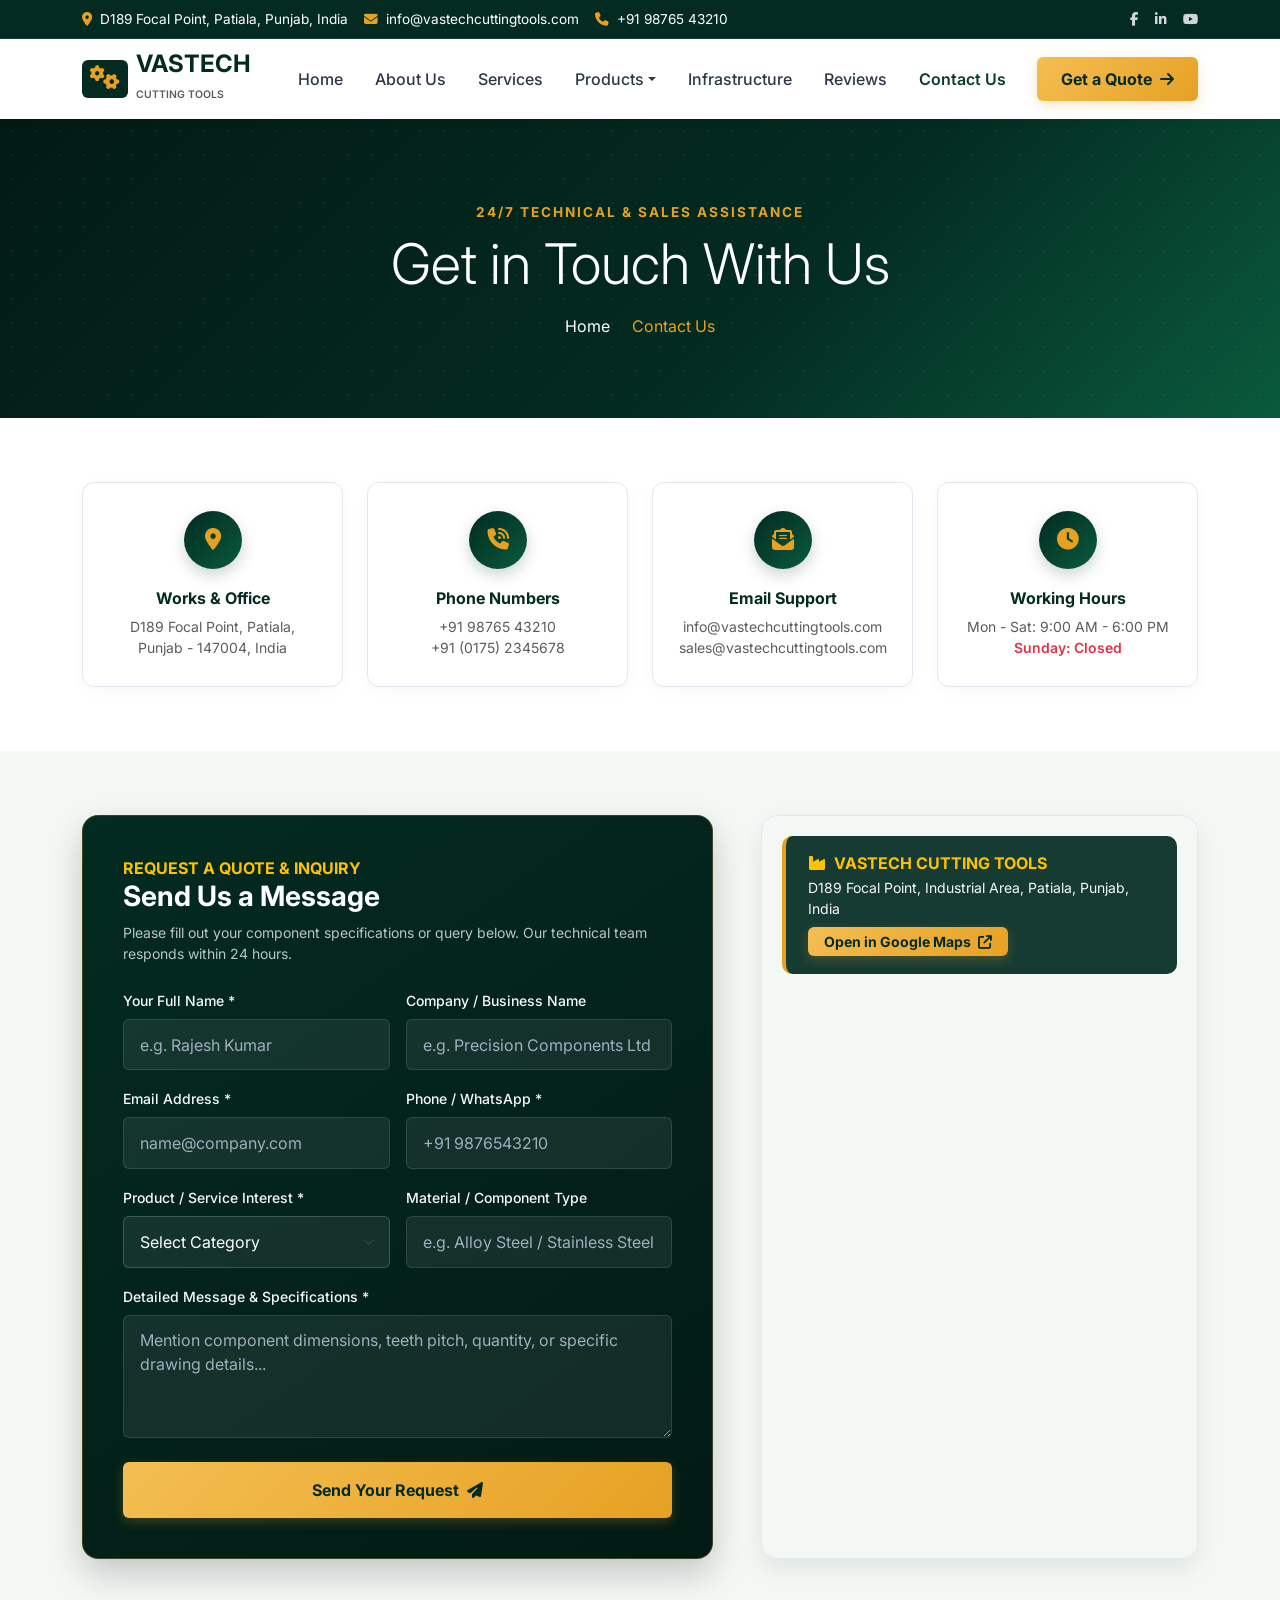
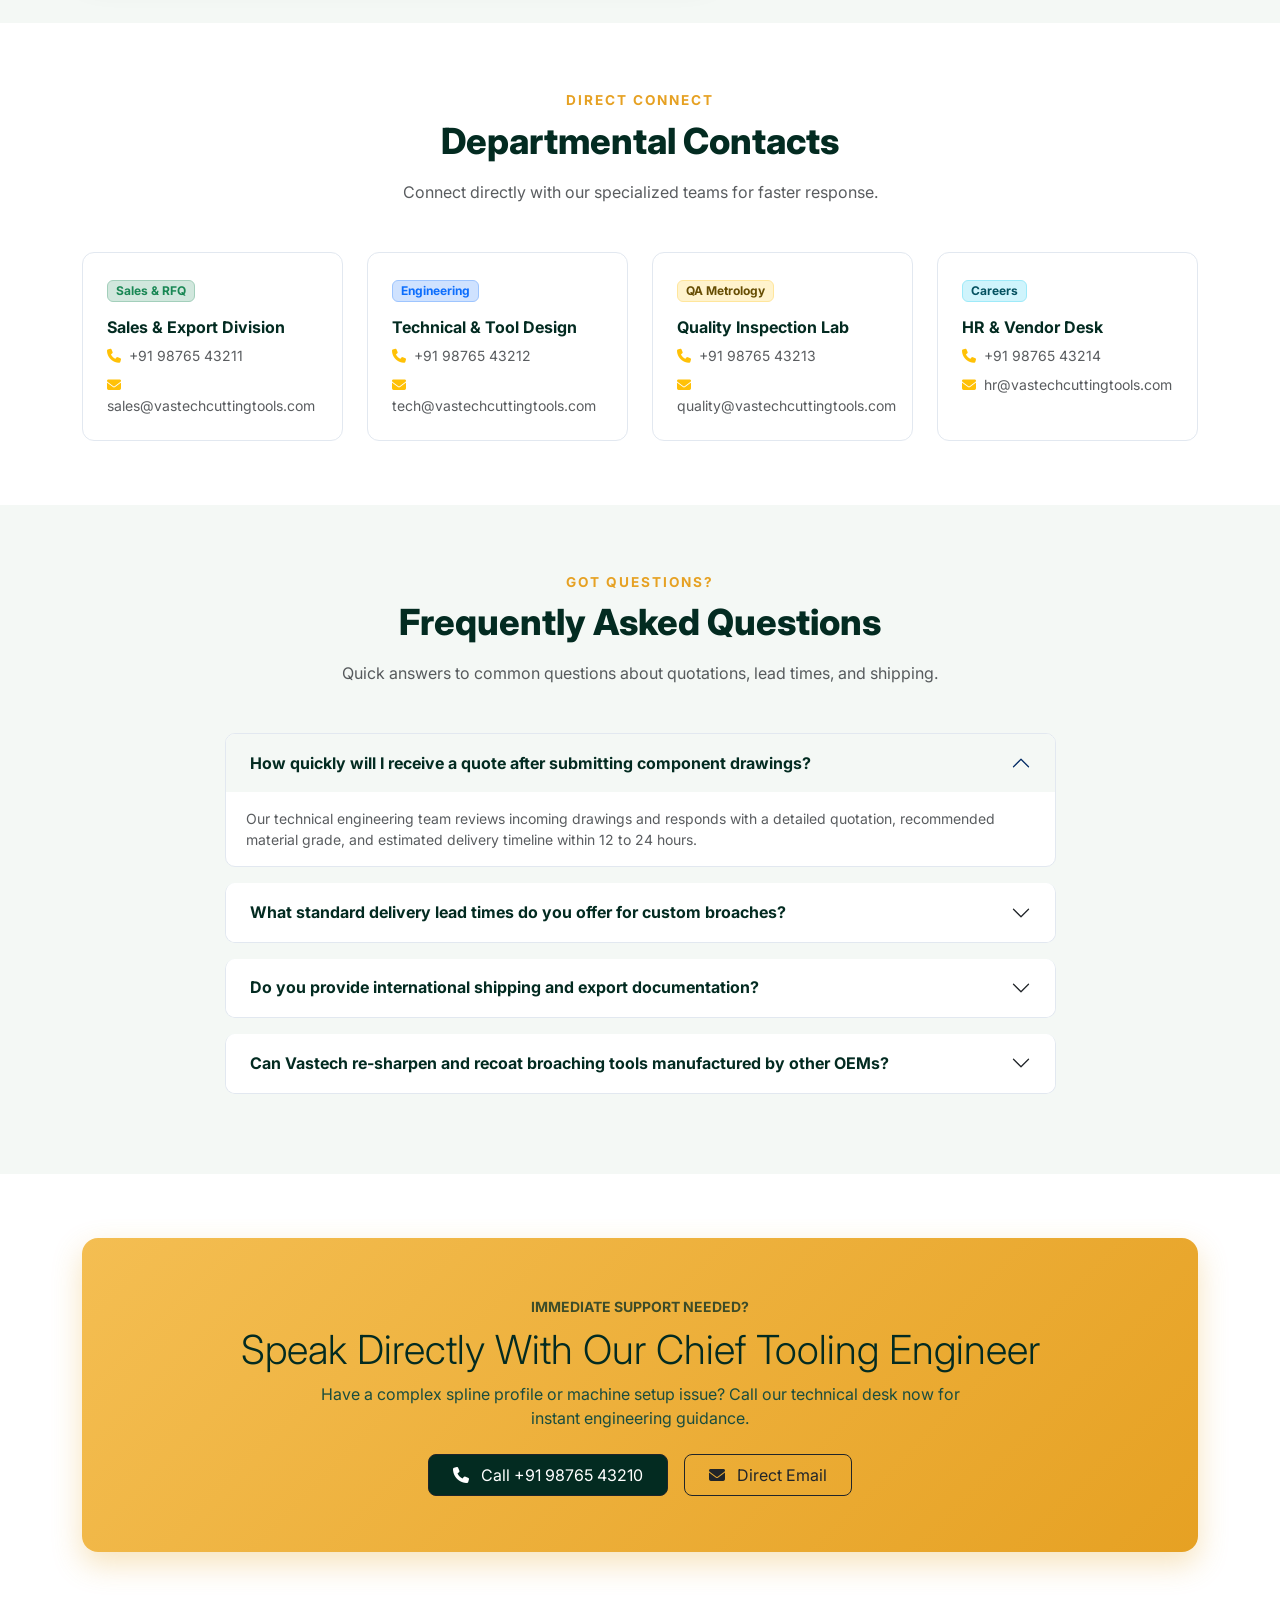
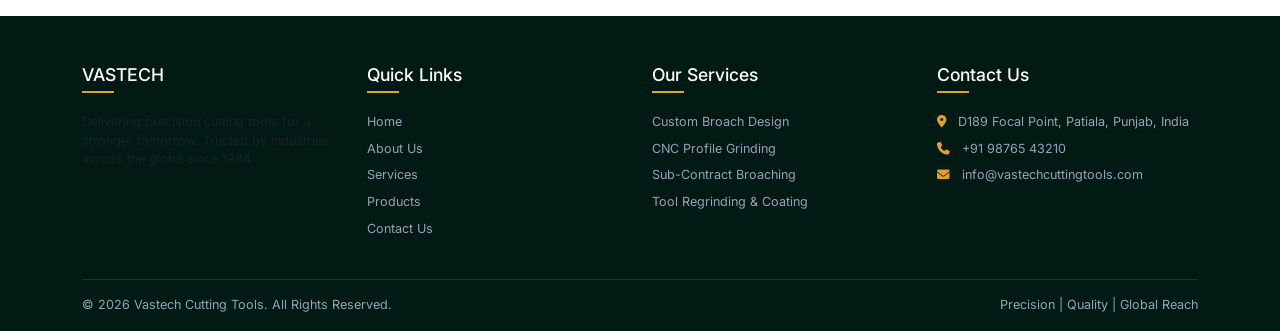
<file: contact.html>
<!DOCTYPE html>
<html lang="en">
<head>
    <meta charset="UTF-8">
    <meta name="viewport" content="width=device-width, initial-scale=1.0">
    <title>Contact Us | Vastech Cutting Tools - Get in Touch & RFQ</title>
    
    <!-- Bootstrap 5 CSS -->
    <link href="https://cdn.jsdelivr.net/npm/bootstrap@5.3.2/dist/css/bootstrap.min.css" rel="stylesheet">
    <!-- FontAwesome 6 Icons -->
    <link rel="stylesheet" href="https://cdnjs.cloudflare.com/ajax/libs/font-awesome/6.4.2/css/all.min.css">
    <!-- Google Fonts (Inter) -->
    <link href="https://fonts.googleapis.com/css2?family=Inter:wght@300;400;500;600;700;800;900&display=swap" rel="stylesheet">

    <style>
        :root {
            --dark-green: #032b21;
            --primary-green: #06402B;
            --secondary-green: #0A5A3D;
            --accent-gold: #e6a123;
            --light-gold: #f4be52;
            --dark-bg: #021a14;
            --light-bg: #F4F8F5;
            --card-border: #E2E8F0;
            --text-muted: #64748B;
        }

        body {
            font-family: 'Inter', sans-serif;
            color: #2D3748;
            background-color: #ffffff;
            overflow-x: hidden;
        }

        /* Top Bar Styling */
        .top-bar {
            background-color: var(--dark-green);
            color: #ffffff;
            font-size: 0.85rem;
            padding: 9px 0;
            border-bottom: 1px solid rgba(255, 255, 255, 0.1);
        }
        .top-bar a {
            color: #d1d5db;
            text-decoration: none;
            transition: color 0.2s ease;
        }
        .top-bar a:hover {
            color: var(--accent-gold);
        }

        /* Sticky Main Header */
        .main-navbar {
            background: #ffffff;
            transition: all 0.35s ease;
            box-shadow: 0 2px 10px rgba(0,0,0,0.05);
            z-index: 1030;
        }
        .main-navbar.sticky-top-active {
            position: fixed;
            top: 0;
            left: 0;
            right: 0;
            box-shadow: 0 4px 20px rgba(0,0,0,0.12);
            animation: slideDown 0.35s ease-out;
            padding-top: 0.5rem;
            padding-bottom: 0.5rem;
        }
        @keyframes slideDown {
            from { transform: translateY(-100%); }
            to { transform: translateY(0); }
        }

        .navbar-nav .nav-link {
            color: #2D3748;
            font-weight: 500;
            padding: 0.8rem 1rem !important;
            transition: color 0.2s ease;
        }
        .navbar-nav .nav-link:hover, .navbar-nav .nav-link.active {
            color: var(--primary-green);
            font-weight: 600;
        }

        .btn-gold {
            background: linear-gradient(135deg, var(--light-gold), var(--accent-gold));
            color: #032b21;
            font-weight: 700;
            border: none;
            padding: 10px 24px;
            border-radius: 6px;
            transition: all 0.3s ease;
            box-shadow: 0 4px 12px rgba(230, 161, 35, 0.25);
        }
        .btn-gold:hover {
            background: linear-gradient(135deg, var(--accent-gold), #cd8c15);
            color: #000;
            transform: translateY(-2px);
            box-shadow: 0 6px 18px rgba(230, 161, 35, 0.4);
        }

        /* Hero Page Banner */
        .page-header {
            background: linear-gradient(135deg, var(--dark-bg) 0%, var(--dark-green) 60%, var(--secondary-green) 100%);
            color: #ffffff;
            position: relative;
            padding: 80px 0;
            overflow: hidden;
        }
        .page-header::before {
            content: '';
            position: absolute;
            inset: 0;
            background-image: radial-gradient(rgba(230, 161, 35, 0.15) 1px, transparent 1px);
            background-size: 24px 24px;
            opacity: 0.6;
        }
        .page-header-content {
            position: relative;
            z-index: 2;
        }

        .section-tag {
            color: var(--accent-gold);
            font-weight: 700;
            text-transform: uppercase;
            font-size: 0.85rem;
            letter-spacing: 2px;
            display: inline-block;
            margin-bottom: 0.5rem;
        }
        .section-title {
            color: var(--dark-green);
            font-weight: 800;
            font-size: 2.25rem;
            line-height: 1.25;
            margin-bottom: 1rem;
        }

        /* Top 4 Info Cards */
        .contact-info-card {
            background: #ffffff;
            border: 1px solid var(--card-border);
            border-radius: 12px;
            padding: 1.75rem 1.25rem;
            height: 100%;
            transition: all 0.3s ease;
            position: relative;
            box-shadow: 0 4px 15px rgba(0,0,0,0.03);
        }
        .contact-info-card:hover {
            transform: translateY(-6px);
            border-color: var(--accent-gold);
            box-shadow: 0 12px 25px rgba(3, 43, 33, 0.08);
        }
        .contact-icon-box {
            width: 58px;
            height: 58px;
            border-radius: 50%;
            background: linear-gradient(135deg, var(--dark-green), var(--secondary-green));
            color: var(--accent-gold);
            display: flex;
            align-items: center;
            justify-content: center;
            font-size: 1.35rem;
            margin: 0 auto 1.25rem auto;
            box-shadow: 0 6px 15px rgba(3, 43, 33, 0.2);
        }

        /* Form Container Dark Green Theme */
        .form-container-card {
            background: linear-gradient(145deg, var(--dark-green), var(--dark-bg));
            border-radius: 16px;
            padding: 2.5rem;
            color: #ffffff;
            box-shadow: 0 15px 35px rgba(0,0,0,0.2);
            border: 1px solid rgba(230, 161, 35, 0.25);
        }
        .form-container-card .form-control, .form-container-card .form-select {
            background-color: rgba(255, 255, 255, 0.07);
            border: 1px solid rgba(255, 255, 255, 0.18);
            color: #ffffff;
            border-radius: 6px;
            padding: 0.8rem 1rem;
        }
        .form-container-card .form-select option {
            background-color: var(--dark-green);
            color: #ffffff;
        }
        .form-container-card .form-control::placeholder {
            color: #a0aec0;
        }
        .form-container-card .form-control:focus, .form-container-card .form-select:focus {
            background-color: rgba(255, 255, 255, 0.12);
            border-color: var(--accent-gold);
            box-shadow: 0 0 0 0.25rem rgba(230, 161, 35, 0.25);
            color: #ffffff;
        }

        /* Embedded Map Styling */
        .map-card-wrapper {
            position: relative;
            border-radius: 16px;
            overflow: hidden;
            height: 100%;
            min-height: 480px;
            border: 1px solid var(--card-border);
            box-shadow: 0 10px 25px rgba(0,0,0,0.08);
        }
        .map-card-wrapper iframe {
            width: 100%;
            height: 100%;
            min-height: 480px;
            border: 0;
        }
        .map-overlay-badge {
            position: absolute;
            top: 20px;
            left: 20px;
            right: 20px;
            background: rgba(3, 43, 33, 0.92);
            backdrop-filter: blur(8px);
            color: #ffffff;
            padding: 18px 22px;
            border-radius: 10px;
            border-left: 4px solid var(--accent-gold);
            z-index: 10;
        }

        /* Department Cards */
        .dept-card {
            background: #ffffff;
            border: 1px solid #E2E8F0;
            border-radius: 12px;
            padding: 1.5rem;
            transition: all 0.3s ease;
            height: 100%;
        }
        .dept-card:hover {
            border-color: var(--primary-green);
            transform: translateY(-4px);
            box-shadow: 0 10px 20px rgba(0,0,0,0.05);
        }

        /* Accordion Styling */
        .accordion-item {
            border: 1px solid #E2E8F0;
            border-radius: 10px !important;
            overflow: hidden;
            margin-bottom: 1rem;
        }
        .accordion-button {
            font-weight: 700;
            color: var(--dark-green);
            background-color: #ffffff;
            padding: 1.2rem 1.5rem;
        }
        .accordion-button:not(.collapsed) {
            color: var(--dark-green);
            background-color: var(--light-bg);
            box-shadow: none;
        }
        .accordion-button:focus {
            box-shadow: none;
            border-color: rgba(6, 64, 43, 0.25);
        }

        /* CTA Banner Gold Gradient */
        .gold-cta-banner {
            background: linear-gradient(135deg, var(--light-gold) 0%, var(--accent-gold) 100%);
            border-radius: 16px;
            padding: 3.5rem 2rem;
            color: #032b21;
            box-shadow: 0 12px 30px rgba(230, 161, 35, 0.3);
        }

        /* Toast Alert Container */
        #notificationToast {
            position: fixed;
            bottom: 30px;
            right: 30px;
            z-index: 9999;
            display: none;
            min-width: 300px;
        }

        /* Main Footer */
        .main-footer {
            background-color: var(--dark-bg);
            color: #94a3b8;
            font-size: 0.9rem;
        }
        .main-footer h5 {
            color: #ffffff;
            font-size: 1.1rem;
            margin-bottom: 1.25rem;
            position: relative;
            padding-bottom: 8px;
        }
        .main-footer h5::after {
            content: '';
            position: absolute;
            left: 0;
            bottom: 0;
            width: 32px;
            height: 2px;
            background-color: var(--accent-gold);
        }
        .main-footer a {
            color: #94a3b8;
            text-decoration: none;
            transition: color 0.2s ease;
        }
        .main-footer a:hover {
            color: var(--accent-gold);
        }

        /* Scroll Animations */
        .animate-on-scroll {
            opacity: 0;
            transform: translateY(30px);
            transition: opacity 0.8s ease-out, transform 0.8s ease-out;
        }
        .animate-on-scroll.is-visible {
            opacity: 1;
            transform: translateY(0);
        }
    </style>
</head>
<body>

    <!-- 1. TOP BAR -->
    <div class="top-bar">
        <div class="container d-flex flex-wrap justify-content-between align-items-center">
            <div class="d-flex align-items-center flex-wrap gap-3">
                <span><i class="fa-solid fa-location-dot me-1" style="color: var(--accent-gold);"></i> D189 Focal Point, Patiala, Punjab, India</span>
                <span><i class="fa-solid fa-envelope me-1" style="color: var(--accent-gold);"></i> info@vastechcuttingtools.com</span>
                <span><i class="fa-solid fa-phone me-1" style="color: var(--accent-gold);"></i> +91 98765 43210</span>
            </div>
            <div class="d-flex align-items-center gap-3 mt-1 mt-md-0">
                <a href="#"><i class="fa-brands fa-facebook-f"></i></a>
                <a href="#"><i class="fa-brands fa-linkedin-in"></i></a>
                <a href="#"><i class="fa-brands fa-youtube"></i></a>
            </div>
        </div>
    </div>

    <!-- 2. STICKY MAIN NAVBAR -->
    <nav class="navbar navbar-expand-lg main-navbar sticky-top" id="mainHeader">
        <div class="container">
            <a class="navbar-brand d-flex align-items-center gap-2" href="index.html">
                <div class="px-2 py-1 rounded" style="background-color: var(--dark-green); color: var(--accent-gold);">
                    <i class="fa-solid fa-gears fs-4"></i>
                </div>
                <div>
                    <span class="fw-bold fs-4 d-block lh-1" style="color: var(--dark-green);">VASTECH</span>
                    <small class="text-uppercase tracking-wider text-muted fw-semibold" style="font-size: 0.65rem;">Cutting Tools</small>
                </div>
            </a>
            
            <button class="navbar-toggler" type="button" data-bs-toggle="collapse" data-bs-target="#navbarContent">
                <span class="navbar-toggler-icon"></span>
            </button>

            <div class="collapse navbar-collapse" id="navbarContent">
                <ul class="navbar-nav mx-auto mb-2 mb-lg-0">
                    <li class="nav-item"><a class="nav-link" href="index.html">Home</a></li>
                    <li class="nav-item"><a class="nav-link" href="about.html">About Us</a></li>
                    <li class="nav-item"><a class="nav-link" href="services.html">Services</a></li>
                    <li class="nav-item dropdown">
                        <a class="nav-link dropdown-toggle" href="#" role="button" data-bs-toggle="dropdown">Products</a>
                        <ul class="dropdown-menu">
                            <li><a class="dropdown-item" href="index.html#products">Broaches</a></li>
                            <li><a class="dropdown-item" href="index.html#products">Broaching Machines</a></li>
                            <li><a class="dropdown-item" href="index.html#products">Spline Rolling Racks</a></li>
                            <li><a class="dropdown-item" href="index.html#products">Aerospace Broaches</a></li>
                        </ul>
                    </li>
                    <li class="nav-item"><a class="nav-link" href="about.html#infrastructure">Infrastructure</a></li>
                    <li class="nav-item"><a class="nav-link" href="index.html#reviews">Reviews</a></li>
                    <li class="nav-item"><a class="nav-link active" href="contact.html">Contact Us</a></li>
                </ul>
                <a href="#contact-form-section" class="btn btn-gold">Get a Quote <i class="fa-solid fa-arrow-right ms-1"></i></a>
            </div>
        </div>
    </nav>

    <!-- 3. PAGE HEADER HERO -->
    <section class="page-header">
        <div class="container page-header-content text-center">
            <span class="section-tag">24/7 TECHNICAL & SALES ASSISTANCE</span>
            <h1 class="display-4 fw-extrabold text-white mb-3">Get in Touch With Us</h1>
            <nav aria-label="breadcrumb">
                <ol class="breadcrumb justify-content-center mb-0">
                    <li class="breadcrumb-item"><a href="index.html" class="text-white text-decoration-none">Home</a></li>
                    <li class="breadcrumb-item active" style="color: var(--accent-gold);" aria-current="page">Contact Us</li>
                </ol>
            </nav>
        </div>
    </section>

    <!-- 4. TOP QUICK INFO CARDS SECTION (1 Row Desktop) -->
    <section class="py-5">
        <div class="container py-3">
            <div class="row g-4">
                <!-- Card 1: Address -->
                <div class="col-lg-3 col-md-6 animate-on-scroll">
                    <div class="contact-info-card text-center">
                        <div class="contact-icon-box"><i class="fa-solid fa-location-dot"></i></div>
                        <h6 class="fw-bold mb-2" style="color: var(--dark-green);">Works & Office</h6>
                        <p class="text-muted small mb-0">D189 Focal Point, Patiala,<br>Punjab - 147004, India</p>
                    </div>
                </div>

                <!-- Card 2: Phone -->
                <div class="col-lg-3 col-md-6 animate-on-scroll">
                    <div class="contact-info-card text-center">
                        <div class="contact-icon-box"><i class="fa-solid fa-phone-volume"></i></div>
                        <h6 class="fw-bold mb-2" style="color: var(--dark-green);">Phone Numbers</h6>
                        <p class="text-muted small mb-0">+91 98765 43210<br>+91 (0175) 2345678</p>
                    </div>
                </div>

                <!-- Card 3: Email -->
                <div class="col-lg-3 col-md-6 animate-on-scroll">
                    <div class="contact-info-card text-center">
                        <div class="contact-icon-box"><i class="fa-solid fa-envelope-open-text"></i></div>
                        <h6 class="fw-bold mb-2" style="color: var(--dark-green);">Email Support</h6>
                        <p class="text-muted small mb-0">info@vastechcuttingtools.com<br>sales@vastechcuttingtools.com</p>
                    </div>
                </div>

                <!-- Card 4: Working Hours -->
                <div class="col-lg-3 col-md-6 animate-on-scroll">
                    <div class="contact-info-card text-center">
                        <div class="contact-icon-box"><i class="fa-solid fa-clock"></i></div>
                        <h6 class="fw-bold mb-2" style="color: var(--dark-green);">Working Hours</h6>
                        <p class="text-muted small mb-0">Mon - Sat: 9:00 AM - 6:00 PM<br><span class="text-danger fw-semibold">Sunday: Closed</span></p>
                    </div>
                </div>
            </div>
        </div>
    </section>

    <!-- 5. CONTACT FORM & INTERACTIVE MAP SECTION -->
    <section class="py-5" id="contact-form-section" style="background-color: var(--light-bg);">
        <div class="container py-3">
            <div class="row g-5 align-items-stretch">
                <!-- Left: Form -->
                <div class="col-lg-7 animate-on-scroll">
                    <div class="form-container-card">
                        <span class="text-warning fw-bold text-uppercase fs-7">REQUEST A QUOTE & INQUIRY</span>
                        <h3 class="fw-bold text-white mb-2">Send Us a Message</h3>
                        <p class="text-light opacity-75 small mb-4">Please fill out your component specifications or query below. Our technical team responds within 24 hours.</p>

                        <form id="contactPageForm" class="row g-3">
                            <div class="col-md-6">
                                <label class="form-label text-light small fw-medium">Your Full Name *</label>
                                <input type="text" class="form-control" placeholder="e.g. Rajesh Kumar" required>
                            </div>
                            <div class="col-md-6">
                                <label class="form-label text-light small fw-medium">Company / Business Name</label>
                                <input type="text" class="form-control" placeholder="e.g. Precision Components Ltd">
                            </div>
                            <div class="col-md-6">
                                <label class="form-label text-light small fw-medium">Email Address *</label>
                                <input type="email" class="form-control" placeholder="name@company.com" required>
                            </div>
                            <div class="col-md-6">
                                <label class="form-label text-light small fw-medium">Phone / WhatsApp *</label>
                                <input type="tel" class="form-control" placeholder="+91 9876543210" required>
                            </div>
                            <div class="col-md-6">
                                <label class="form-label text-light small fw-medium">Product / Service Interest *</label>
                                <select class="form-select" required>
                                    <option value="" selected disabled>Select Category</option>
                                    <option>Internal / Push-Pull Broaches</option>
                                    <option>Surface / Helical Broaches</option>
                                    <option>Broaching Machines</option>
                                    <option>Spline Rolling Racks</option>
                                    <option>Re-sharpening & Recoating</option>
                                    <option>Custom Engineering Solution</option>
                                </select>
                            </div>
                            <div class="col-md-6">
                                <label class="form-label text-light small fw-medium">Material / Component Type</label>
                                <input type="text" class="form-control" placeholder="e.g. Alloy Steel / Stainless Steel">
                            </div>
                            <div class="col-12">
                                <label class="form-label text-light small fw-medium">Detailed Message & Specifications *</label>
                                <textarea class="form-control" rows="4" placeholder="Mention component dimensions, teeth pitch, quantity, or specific drawing details..." required></textarea>
                            </div>
                            <div class="col-12 mt-4">
                                <button type="submit" class="btn btn-gold w-100 py-3 d-flex align-items-center justify-content-center gap-2" id="submitBtn">
                                    <span>Send Your Request</span>
                                    <i class="fa-solid fa-paper-plane"></i>
                                </button>
                            </div>
                        </form>
                    </div>
                </div>

                <!-- Right: Map -->
                <div class="col-lg-5 animate-on-scroll">
                    <div class="map-card-wrapper">
                        <div class="map-overlay-badge">
                            <h6 class="fw-bold mb-1 text-warning"><i class="fa-solid fa-industry me-1"></i> VASTECH CUTTING TOOLS</h6>
                            <p class="small text-light opacity-90 mb-2">D189 Focal Point, Industrial Area, Patiala, Punjab, India</p>
                            <a href="https://maps.google.com/?q=D189+Focal+Point+Patiala+Punjab+India" target="_blank" class="btn btn-gold btn-sm py-1 px-3">Open in Google Maps <i class="fa-solid fa-arrow-up-right-from-square ms-1"></i></a>
                        </div>
                        <iframe src="https://maps.google.com/maps?q=Patiala,%20Punjab,%20India&t=&z=13&ie=UTF8&iwloc=&output=embed" allowfullscreen="" loading="lazy"></iframe>
                    </div>
                </div>
            </div>
        </div>
    </section>

    <!-- 6. DEPARTMENTAL DIRECT CONTACTS -->
    <section class="py-5">
        <div class="container py-3">
            <div class="text-center mb-5 animate-on-scroll">
                <span class="section-tag">DIRECT CONNECT</span>
                <h2 class="section-title">Departmental Contacts</h2>
                <p class="text-muted mx-auto" style="max-width: 600px;">Connect directly with our specialized teams for faster response.</p>
            </div>

            <div class="row g-4">
                <!-- Dept 1 -->
                <div class="col-md-6 col-lg-3 animate-on-scroll">
                    <div class="dept-card">
                        <span class="badge bg-success-subtle text-success border border-success-subtle mb-3 px-2.5 py-1">Sales & RFQ</span>
                        <h6 class="fw-bold mb-2" style="color: var(--dark-green);">Sales & Export Division</h6>
                        <p class="text-muted small mb-2"><i class="fa-solid fa-phone me-1 text-warning"></i> +91 98765 43211</p>
                        <p class="text-muted small mb-0"><i class="fa-solid fa-envelope me-1 text-warning"></i> sales@vastechcuttingtools.com</p>
                    </div>
                </div>

                <!-- Dept 2 -->
                <div class="col-md-6 col-lg-3 animate-on-scroll">
                    <div class="dept-card">
                        <span class="badge bg-primary-subtle text-primary border border-primary-subtle mb-3 px-2.5 py-1">Engineering</span>
                        <h6 class="fw-bold mb-2" style="color: var(--dark-green);">Technical & Tool Design</h6>
                        <p class="text-muted small mb-2"><i class="fa-solid fa-phone me-1 text-warning"></i> +91 98765 43212</p>
                        <p class="text-muted small mb-0"><i class="fa-solid fa-envelope me-1 text-warning"></i> tech@vastechcuttingtools.com</p>
                    </div>
                </div>

                <!-- Dept 3 -->
                <div class="col-md-6 col-lg-3 animate-on-scroll">
                    <div class="dept-card">
                        <span class="badge bg-warning-subtle text-warning-emphasis border border-warning-subtle mb-3 px-2.5 py-1">QA Metrology</span>
                        <h6 class="fw-bold mb-2" style="color: var(--dark-green);">Quality Inspection Lab</h6>
                        <p class="text-muted small mb-2"><i class="fa-solid fa-phone me-1 text-warning"></i> +91 98765 43213</p>
                        <p class="text-muted small mb-0"><i class="fa-solid fa-envelope me-1 text-warning"></i> quality@vastechcuttingtools.com</p>
                    </div>
                </div>

                <!-- Dept 4 -->
                <div class="col-md-6 col-lg-3 animate-on-scroll">
                    <div class="dept-card">
                        <span class="badge bg-info-subtle text-info-emphasis border border-info-subtle mb-3 px-2.5 py-1">Careers</span>
                        <h6 class="fw-bold mb-2" style="color: var(--dark-green);">HR & Vendor Desk</h6>
                        <p class="text-muted small mb-2"><i class="fa-solid fa-phone me-1 text-warning"></i> +91 98765 43214</p>
                        <p class="text-muted small mb-0"><i class="fa-solid fa-envelope me-1 text-warning"></i> hr@vastechcuttingtools.com</p>
                    </div>
                </div>
            </div>
        </div>
    </section>

    <!-- 7. FREQUENTLY ASKED QUESTIONS (FAQ) -->
    <section class="py-5" style="background-color: var(--light-bg);">
        <div class="container py-3">
            <div class="text-center mb-5 animate-on-scroll">
                <span class="section-tag">GOT QUESTIONS?</span>
                <h2 class="section-title">Frequently Asked Questions</h2>
                <p class="text-muted mx-auto" style="max-width: 600px;">Quick answers to common questions about quotations, lead times, and shipping.</p>
            </div>

            <div class="row justify-content-center">
                <div class="col-lg-9 animate-on-scroll">
                    <div class="accordion" id="faqAccordion">
                        <div class="accordion-item">
                            <h2 class="accordion-header">
                                <button class="accordion-button" type="button" data-bs-toggle="collapse" data-bs-target="#faq1">
                                    How quickly will I receive a quote after submitting component drawings?
                                </button>
                            </h2>
                            <div id="faq1" class="accordion-collapse collapse show" data-bs-parent="#faqAccordion">
                                <div class="accordion-body text-muted small">
                                    Our technical engineering team reviews incoming drawings and responds with a detailed quotation, recommended material grade, and estimated delivery timeline within 12 to 24 hours.
                                </div>
                            </div>
                        </div>

                        <div class="accordion-item">
                            <h2 class="accordion-header">
                                <button class="accordion-button collapsed" type="button" data-bs-toggle="collapse" data-bs-target="#faq2">
                                    What standard delivery lead times do you offer for custom broaches?
                                </button>
                            </h2>
                            <div id="faq2" class="accordion-collapse collapse" data-bs-parent="#faqAccordion">
                                <div class="accordion-body text-muted small">
                                    Standard manufacturing lead times range between 2 to 4 weeks depending on tool complexity and raw material grade (M2, M35, or ASP Powder Metallurgy). Expedited emergency orders can be scheduled upon request.
                                </div>
                            </div>
                        </div>

                        <div class="accordion-item">
                            <h2 class="accordion-header">
                                <button class="accordion-button collapsed" type="button" data-bs-toggle="collapse" data-bs-target="#faq3">
                                    Do you provide international shipping and export documentation?
                                </button>
                            </h2>
                            <div id="faq3" class="accordion-collapse collapse" data-bs-parent="#faqAccordion">
                                <div class="accordion-body text-muted small">
                                    Yes, we export tools across North America, Europe, the Middle East, and Asia. All tools are packed in seaworthy protective wooden crates with complete shipping documents, certificate of compliance, and optical inspection logs.
                                </div>
                            </div>
                        </div>

                        <div class="accordion-item">
                            <h2 class="accordion-header">
                                <button class="accordion-button collapsed" type="button" data-bs-toggle="collapse" data-bs-target="#faq4">
                                    Can Vastech re-sharpen and recoat broaching tools manufactured by other OEMs?
                                </button>
                            </h2>
                            <div id="faq4" class="accordion-collapse collapse" data-bs-parent="#faqAccordion">
                                <div class="accordion-body text-muted small">
                                    Yes! We offer precision regrinding, hook angle correction, and PVD coating (TiN / TiAlN) services for worn broaches from any manufacturer, restoring them to original factory specs.
                                </div>
                            </div>
                        </div>
                    </div>
                </div>
            </div>
        </div>
    </section>

    <!-- 8. GOLD GRADIENT CTA BANNER -->
    <section class="py-5">
        <div class="container py-3">
            <div class="gold-cta-banner text-center animate-on-scroll">
                <span class="fw-bold text-uppercase tracking-wider small opacity-75">IMMEDIATE SUPPORT NEEDED?</span>
                <h2 class="display-6 fw-extrabold my-2" style="color: #032b21;">Speak Directly With Our Chief Tooling Engineer</h2>
                <p class="mb-4 mx-auto" style="max-width: 650px; color: #1a4d3e;">Have a complex spline profile or machine setup issue? Call our technical desk now for instant engineering guidance.</p>
                <div class="d-flex justify-content-center gap-3 flex-wrap">
                    <a href="tel:+919876543210" class="btn btn-dark btn-lg fs-6 px-4 py-2.5" style="background-color: var(--dark-green);"><i class="fa-solid fa-phone me-2"></i> Call +91 98765 43210</a>
                    <a href="mailto:info@vastechcuttingtools.com" class="btn btn-outline-dark btn-lg fs-6 px-4 py-2.5"><i class="fa-solid fa-envelope me-2"></i> Direct Email</a>
                </div>
            </div>
        </div>
    </section>

    <!-- 9. FOOTER -->
    <footer class="main-footer pt-5 pb-3">
        <div class="container">
            <div class="row g-4 mb-4">
                <div class="col-lg-3">
                    <h5 class="text-white">VASTECH</h5>
                    <p class="small text-muted">Delivering precision cutting tools for a stronger tomorrow. Trusted by industries across the globe since 1984.</p>
                </div>
                <div class="col-lg-3">
                    <h5>Quick Links</h5>
                    <ul class="list-unstyled small d-flex flex-column gap-2">
                        <li><a href="index.html">Home</a></li>
                        <li><a href="about.html">About Us</a></li>
                        <li><a href="services.html">Services</a></li>
                        <li><a href="index.html#products">Products</a></li>
                        <li><a href="contact.html">Contact Us</a></li>
                    </ul>
                </div>
                <div class="col-lg-3">
                    <h5>Our Services</h5>
                    <ul class="list-unstyled small d-flex flex-column gap-2">
                        <li><a href="services.html">Custom Broach Design</a></li>
                        <li><a href="services.html">CNC Profile Grinding</a></li>
                        <li><a href="services.html">Sub-Contract Broaching</a></li>
                        <li><a href="services.html">Tool Regrinding & Coating</a></li>
                    </ul>
                </div>
                <div class="col-lg-3">
                    <h5>Contact Us</h5>
                    <p class="small mb-2"><i class="fa-solid fa-location-dot me-2" style="color: var(--accent-gold);"></i> D189 Focal Point, Patiala, Punjab, India</p>
                    <p class="small mb-2"><i class="fa-solid fa-phone me-2" style="color: var(--accent-gold);"></i> +91 98765 43210</p>
                    <p class="small"><i class="fa-solid fa-envelope me-2" style="color: var(--accent-gold);"></i> info@vastechcuttingtools.com</p>
                </div>
            </div>
            <hr class="border-secondary opacity-25">
            <div class="d-flex justify-content-between align-items-center flex-wrap small">
                <span>© 2026 Vastech Cutting Tools. All Rights Reserved.</span>
                <span>Precision | Quality | Global Reach</span>
            </div>
        </div>
    </footer>

    <!-- Toast Notification Overlay -->
    <div id="notificationToast" class="toast align-items-center text-white bg-dark border-0 shadow-lg" role="alert" aria-live="assertive" aria-atomic="true">
        <div class="d-flex">
            <div class="toast-body d-flex align-items-center gap-2">
                <i class="fa-solid fa-circle-check text-warning fs-5"></i>
                <div>
                    <strong class="d-block">Inquiry Submitted!</strong>
                    <span class="small opacity-75">Thank you. Our sales desk will email you shortly.</span>
                </div>
            </div>
            <button type="button" class="btn-close btn-close-white me-2 m-auto" data-bs-dismiss="toast" aria-label="Close"></button>
        </div>
    </div>

    <!-- Bootstrap 5 JS -->
    <script src="https://cdn.jsdelivr.net/npm/bootstrap@5.3.2/dist/js/bootstrap.bundle.min.js"></script>

    <script>
        document.addEventListener('DOMContentLoaded', () => {
            // 1. Sticky Navigation Bar
            const header = document.getElementById('mainHeader');
            window.addEventListener('scroll', () => {
                if (window.scrollY > 80) {
                    header.classList.add('sticky-top-active');
                } else {
                    header.classList.remove('sticky-top-active');
                }
            });

            // 2. Scroll Animation Observer
            const animatedElements = document.querySelectorAll('.animate-on-scroll');
            const observer = new IntersectionObserver((entries) => {
                entries.forEach(entry => {
                    if (entry.isIntersecting) {
                        entry.target.classList.add('is-visible');
                    }
                });
            }, { threshold: 0.1 });

            animatedElements.forEach(el => observer.observe(el));

            // 3. Form Submission Handling with Loader State & Toast
            const form = document.getElementById('contactPageForm');
            const submitBtn = document.getElementById('submitBtn');

            form.addEventListener('submit', (e) => {
                e.preventDefault();
                
                // Set Loading State
                submitBtn.disabled = true;
                submitBtn.innerHTML = `<span class="spinner-border spinner-border-sm" role="status" aria-hidden="true"></span> Sending Request...`;

                setTimeout(() => {
                    // Reset Button & Form
                    submitBtn.disabled = false;
                    submitBtn.innerHTML = `<span>Send Your Request</span> <i class="fa-solid fa-paper-plane"></i>`;
                    form.reset();

                    // Show Toast Notification
                    const toastEl = document.getElementById('notificationToast');
                    toastEl.style.display = 'block';
                    const toast = new bootstrap.Toast(toastEl, { delay: 4000 });
                    toast.show();
                }, 1200);
            });
        });
    </script>
</body>
</html>
</file>
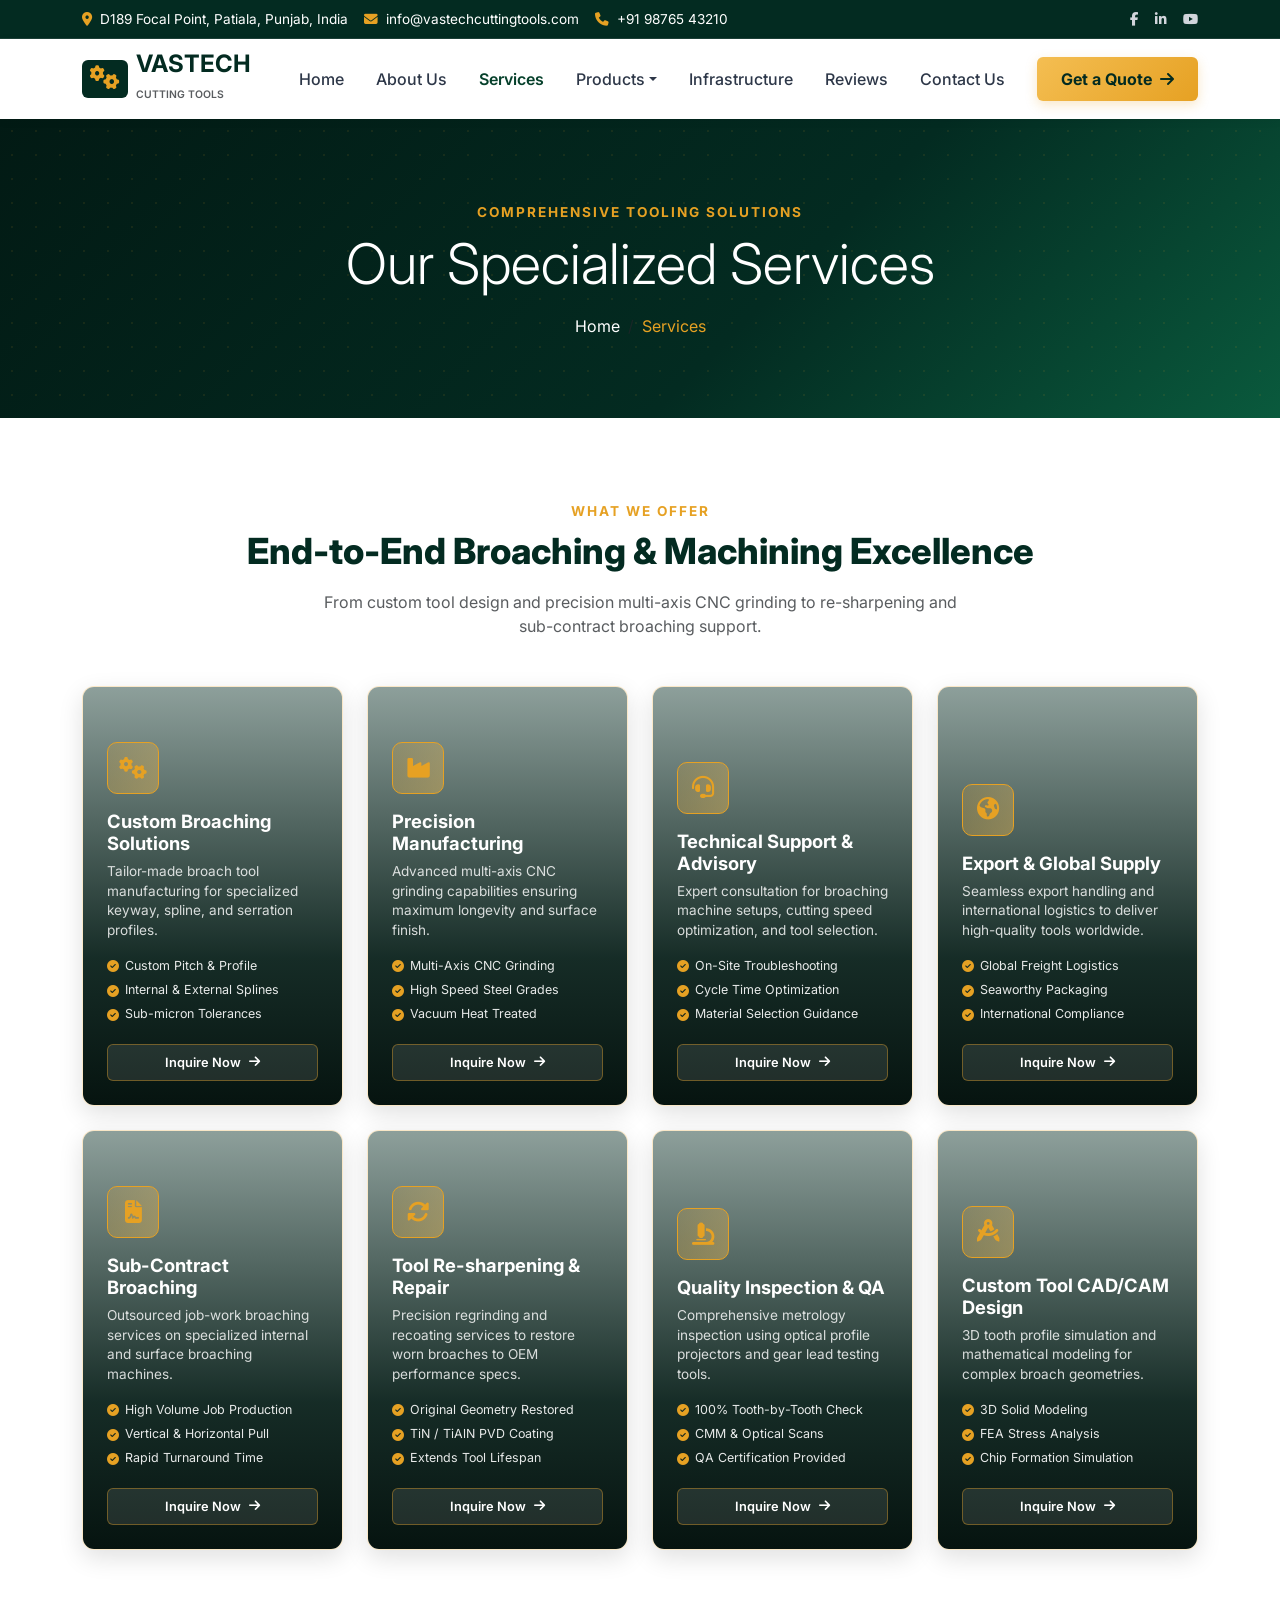
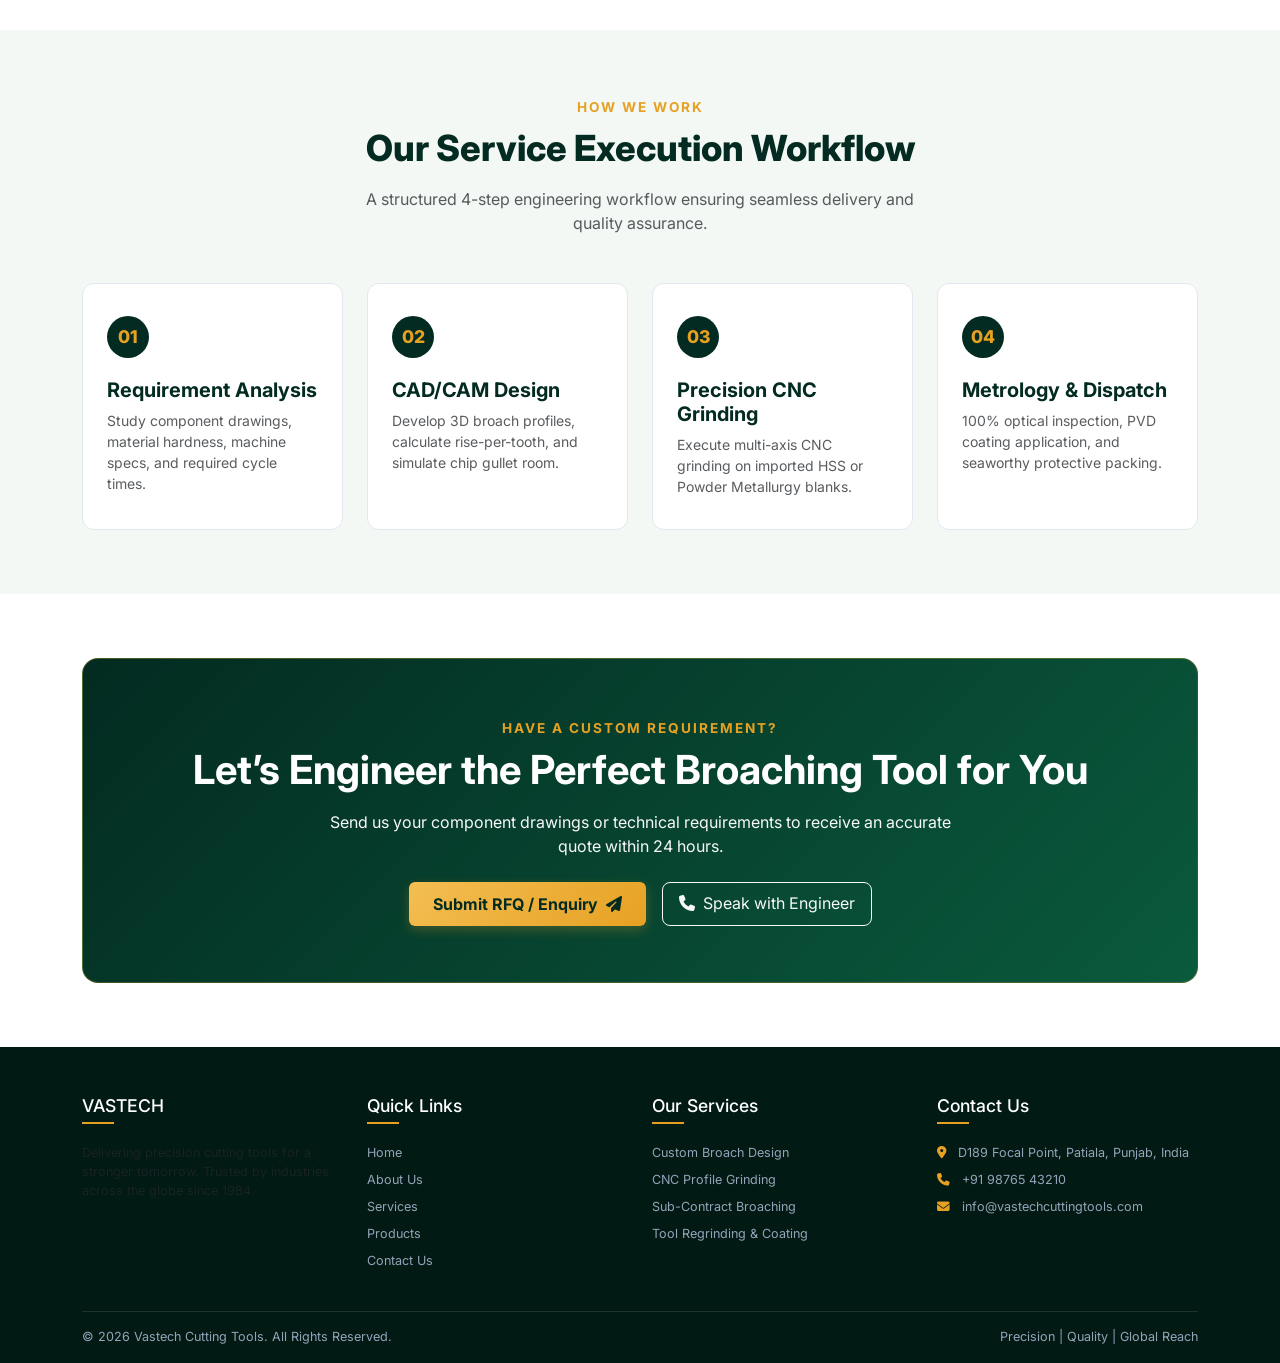
<file: services.html>
<!DOCTYPE html>
<html lang="en">
<head>
    <meta charset="UTF-8">
    <meta name="viewport" content="width=device-width, initial-scale=1.0">
    <title>Our Services | Vastech Cutting Tools - Precision Broaching & Tooling Solutions</title>
    
    <!-- Bootstrap 5 CSS -->
    <link href="https://cdn.jsdelivr.net/npm/bootstrap@5.3.2/dist/css/bootstrap.min.css" rel="stylesheet">
    <!-- FontAwesome 6 Icons -->
    <link rel="stylesheet" href="https://cdnjs.cloudflare.com/ajax/libs/font-awesome/6.4.2/css/all.min.css">
    <!-- Google Fonts (Inter) -->
    <link href="https://fonts.googleapis.com/css2?family=Inter:wght@300;400;500;600;700;800;900&display=swap" rel="stylesheet">

    <style>
        :root {
            --dark-green: #032b21;
            --primary-green: #06402B;
            --secondary-green: #0A5A3D;
            --accent-gold: #e6a123;
            --light-gold: #f4be52;
            --dark-bg: #021a14;
            --light-bg: #F4F8F5;
            --card-border: rgba(230, 161, 35, 0.25);
            --text-muted: #64748B;
        }

        body {
            font-family: 'Inter', sans-serif;
            color: #2D3748;
            background-color: #ffffff;
            overflow-x: hidden;
        }

        /* Top Bar Styling */
        .top-bar {
            background-color: var(--dark-green);
            color: #ffffff;
            font-size: 0.85rem;
            padding: 9px 0;
            border-bottom: 1px solid rgba(255, 255, 255, 0.1);
        }
        .top-bar a {
            color: #d1d5db;
            text-decoration: none;
            transition: color 0.2s ease;
        }
        .top-bar a:hover {
            color: var(--accent-gold);
        }

        /* Sticky Navigation Header */
        .main-navbar {
            background: #ffffff;
            transition: all 0.35s ease;
            box-shadow: 0 2px 10px rgba(0,0,0,0.05);
            z-index: 1030;
        }
        .main-navbar.sticky-top-active {
            position: fixed;
            top: 0;
            left: 0;
            right: 0;
            box-shadow: 0 4px 20px rgba(0,0,0,0.12);
            animation: slideDown 0.35s ease-out;
            padding-top: 0.5rem;
            padding-bottom: 0.5rem;
        }
        @keyframes slideDown {
            from { transform: translateY(-100%); }
            to { transform: translateY(0); }
        }

        .navbar-nav .nav-link {
            color: #2D3748;
            font-weight: 500;
            padding: 0.8rem 1rem !important;
            transition: color 0.2s ease;
        }
        .navbar-nav .nav-link:hover, .navbar-nav .nav-link.active {
            color: var(--primary-green);
            font-weight: 600;
        }

        .btn-gold {
            background: linear-gradient(135deg, var(--light-gold), var(--accent-gold));
            color: #032b21;
            font-weight: 700;
            border: none;
            padding: 10px 24px;
            border-radius: 6px;
            transition: all 0.3s ease;
            box-shadow: 0 4px 12px rgba(230, 161, 35, 0.25);
        }
        .btn-gold:hover {
            background: linear-gradient(135deg, var(--accent-gold), #cd8c15);
            color: #000;
            transform: translateY(-2px);
            box-shadow: 0 6px 18px rgba(230, 161, 35, 0.4);
        }

        /* Page Banner Header */
        .page-header {
            background: linear-gradient(135deg, var(--dark-bg) 0%, var(--dark-green) 60%, var(--secondary-green) 100%);
            color: #ffffff;
            position: relative;
            padding: 80px 0;
            overflow: hidden;
        }
        .page-header::before {
            content: '';
            position: absolute;
            inset: 0;
            background-image: radial-gradient(rgba(230, 161, 35, 0.15) 1px, transparent 1px);
            background-size: 24px 24px;
            opacity: 0.6;
        }
        .page-header-content {
            position: relative;
            z-index: 2;
        }

        /* Section Title Styling */
        .section-tag {
            color: var(--accent-gold);
            font-weight: 700;
            text-transform: uppercase;
            font-size: 0.85rem;
            letter-spacing: 2px;
            display: inline-block;
            margin-bottom: 0.5rem;
        }
        .section-title {
            color: var(--dark-green);
            font-weight: 800;
            font-size: 2.25rem;
            line-height: 1.25;
            margin-bottom: 1rem;
        }

        /* PREMIUM SERVICE CARDS WITH BACKGROUND IMAGES (4 per row layout) */
        .service-bg-card {
            position: relative;
            border-radius: 12px;
            overflow: hidden;
            height: 420px;
            background-size: cover;
            background-position: center;
            border: 1px solid var(--card-border);
            box-shadow: 0 8px 24px rgba(0, 0, 0, 0.12);
            transition: all 0.4s cubic-bezier(0.165, 0.84, 0.44, 1);
            display: flex;
            flex-direction: column;
            justify-content: flex-end;
            text-decoration: none;
            color: #ffffff;
        }
        
        .service-bg-card::before {
            content: '';
            position: absolute;
            inset: 0;
            background: linear-gradient(180deg, rgba(3, 43, 33, 0.45) 0%, rgba(2, 26, 20, 0.92) 65%, rgba(1, 15, 11, 0.98) 100%);
            transition: background 0.4s ease;
            z-index: 1;
        }

        .service-bg-card:hover {
            transform: translateY(-8px);
            border-color: var(--accent-gold);
            box-shadow: 0 16px 35px rgba(3, 43, 33, 0.35);
        }

        .service-bg-card:hover::before {
            background: linear-gradient(180deg, rgba(3, 43, 33, 0.25) 0%, rgba(2, 26, 20, 0.88) 50%, rgba(3, 43, 33, 0.98) 100%);
        }

        .service-card-content {
            position: relative;
            z-index: 2;
            padding: 1.5rem;
            width: 100%;
        }

        .service-icon-wrapper {
            width: 52px;
            height: 52px;
            border-radius: 10px;
            background: linear-gradient(135deg, rgba(230, 161, 35, 0.2), rgba(244, 190, 82, 0.4));
            border: 1px solid var(--accent-gold);
            color: var(--accent-gold);
            display: flex;
            align-items: center;
            justify-content: center;
            font-size: 1.4rem;
            margin-bottom: 1rem;
            transition: transform 0.3s ease, background 0.3s ease;
        }

        .service-bg-card:hover .service-icon-wrapper {
            transform: scale(1.1);
            background: var(--accent-gold);
            color: var(--dark-green);
        }

        .service-title {
            font-size: 1.15rem;
            font-weight: 700;
            color: #ffffff;
            margin-bottom: 0.5rem;
            transition: color 0.3s ease;
        }

        .service-bg-card:hover .service-title {
            color: var(--light-gold);
        }

        .service-desc {
            font-size: 0.85rem;
            color: rgba(255, 255, 255, 0.82);
            line-height: 1.45;
            margin-bottom: 1rem;
        }

        .service-features {
            list-style: none;
            padding: 0;
            margin: 0 0 1.25rem 0;
            font-size: 0.78rem;
            color: rgba(255, 255, 255, 0.9);
        }

        .service-features li {
            margin-bottom: 0.35rem;
            display: flex;
            align-items: center;
            gap: 6px;
        }

        .service-features li i {
            color: var(--accent-gold);
            font-size: 0.75rem;
        }

        .btn-card-action {
            background: rgba(255, 255, 255, 0.1);
            border: 1px solid rgba(230, 161, 35, 0.4);
            color: #ffffff;
            font-size: 0.8rem;
            font-weight: 600;
            padding: 8px 16px;
            border-radius: 6px;
            width: 100%;
            display: flex;
            align-items: center;
            justify-content: center;
            gap: 8px;
            transition: all 0.3s ease;
        }

        .service-bg-card:hover .btn-card-action {
            background: var(--accent-gold);
            color: var(--dark-green);
            border-color: var(--accent-gold);
        }

        /* PROCESS STEPS STYLING */
        .process-step-card {
            background: #ffffff;
            border: 1px solid #E2E8F0;
            border-radius: 12px;
            padding: 2rem 1.5rem;
            position: relative;
            height: 100%;
            transition: all 0.3s ease;
        }

        .process-step-card:hover {
            transform: translateY(-5px);
            border-color: var(--primary-green);
            box-shadow: 0 12px 25px rgba(0,0,0,0.06);
        }

        .process-badge {
            width: 42px;
            height: 42px;
            border-radius: 50%;
            background: var(--dark-green);
            color: var(--accent-gold);
            font-weight: 800;
            display: flex;
            align-items: center;
            justify-content: center;
            font-size: 1.1rem;
            margin-bottom: 1.25rem;
        }

        /* CTA BANNER */
        .cta-banner {
            background: linear-gradient(135deg, var(--dark-green) 0%, var(--secondary-green) 100%);
            border-radius: 16px;
            padding: 3.5rem 2rem;
            position: relative;
            overflow: hidden;
            border: 1px solid rgba(230, 161, 35, 0.3);
        }

        /* FOOTER */
        .main-footer {
            background-color: var(--dark-bg);
            color: #94a3b8;
            font-size: 0.9rem;
        }
        .main-footer h5 {
            color: #ffffff;
            font-size: 1.1rem;
            margin-bottom: 1.25rem;
            position: relative;
            padding-bottom: 8px;
        }
        .main-footer h5::after {
            content: '';
            position: absolute;
            left: 0;
            bottom: 0;
            width: 32px;
            height: 2px;
            background-color: var(--accent-gold);
        }
        .main-footer a {
            color: #94a3b8;
            text-decoration: none;
            transition: color 0.2s ease;
        }
        .main-footer a:hover {
            color: var(--accent-gold);
        }

        /* SCROLL ANIMATION */
        .animate-on-scroll {
            opacity: 0;
            transform: translateY(30px);
            transition: opacity 0.8s ease-out, transform 0.8s ease-out;
        }
        .animate-on-scroll.is-visible {
            opacity: 1;
            transform: translateY(0);
        }
    </style>
</head>
<body>

    <!-- 1. TOP BAR -->
    <div class="top-bar">
        <div class="container d-flex flex-wrap justify-content-between align-items-center">
            <div class="d-flex align-items-center flex-wrap gap-3">
                <span><i class="fa-solid fa-location-dot me-1" style="color: var(--accent-gold);"></i> D189 Focal Point, Patiala, Punjab, India</span>
                <span><i class="fa-solid fa-envelope me-1" style="color: var(--accent-gold);"></i> info@vastechcuttingtools.com</span>
                <span><i class="fa-solid fa-phone me-1" style="color: var(--accent-gold);"></i> +91 98765 43210</span>
            </div>
            <div class="d-flex align-items-center gap-3 mt-1 mt-md-0">
                <a href="#"><i class="fa-brands fa-facebook-f"></i></a>
                <a href="#"><i class="fa-brands fa-linkedin-in"></i></a>
                <a href="#"><i class="fa-brands fa-youtube"></i></a>
            </div>
        </div>
    </div>

    <!-- 2. STICKY MAIN NAVBAR -->
    <nav class="navbar navbar-expand-lg main-navbar sticky-top" id="mainHeader">
        <div class="container">
            <a class="navbar-brand d-flex align-items-center gap-2" href="index.html">
                <div class="px-2 py-1 rounded" style="background-color: var(--dark-green); color: var(--accent-gold);">
                    <i class="fa-solid fa-gears fs-4"></i>
                </div>
                <div>
                    <span class="fw-bold fs-4 d-block lh-1" style="color: var(--dark-green);">VASTECH</span>
                    <small class="text-uppercase tracking-wider text-muted fw-semibold" style="font-size: 0.65rem;">Cutting Tools</small>
                </div>
            </a>
            
            <button class="navbar-toggler" type="button" data-bs-toggle="collapse" data-bs-target="#navbarContent">
                <span class="navbar-toggler-icon"></span>
            </button>

            <div class="collapse navbar-collapse" id="navbarContent">
                <ul class="navbar-nav mx-auto mb-2 mb-lg-0">
                    <li class="nav-item"><a class="nav-link" href="index.html">Home</a></li>
                    <li class="nav-item"><a class="nav-link" href="about.html">About Us</a></li>
                    <li class="nav-item"><a class="nav-link active" href="services.html">Services</a></li>
                    <li class="nav-item dropdown">
                        <a class="nav-link dropdown-toggle" href="#" role="button" data-bs-toggle="dropdown">Products</a>
                        <ul class="dropdown-menu">
                            <li><a class="dropdown-item" href="index.html#products">Broaches</a></li>
                            <li><a class="dropdown-item" href="index.html#products">Broaching Machines</a></li>
                            <li><a class="dropdown-item" href="index.html#products">Spline Rolling Racks</a></li>
                            <li><a class="dropdown-item" href="index.html#products">Aerospace Broaches</a></li>
                        </ul>
                    </li>
                    <li class="nav-item"><a class="nav-link" href="about.html#infrastructure">Infrastructure</a></li>
                    <li class="nav-item"><a class="nav-link" href="index.html#reviews">Reviews</a></li>
                    <li class="nav-item"><a class="nav-link" href="index.html#contact">Contact Us</a></li>
                </ul>
                <a href="index.html#contact" class="btn btn-gold">Get a Quote <i class="fa-solid fa-arrow-right ms-1"></i></a>
            </div>
        </div>
    </nav>

    <!-- 3. PAGE HEADER BANNER -->
    <section class="page-header">
        <div class="container page-header-content text-center">
            <span class="section-tag">COMPREHENSIVE TOOLING SOLUTIONS</span>
            <h1 class="display-4 fw-extrabold text-white mb-3">Our Specialized Services</h1>
            <nav aria-label="breadcrumb">
                <ol class="breadcrumb justify-content-center mb-0">
                    <li class="breadcrumb-item"><a href="index.html" class="text-white text-decoration-none">Home</a></li>
                    <li class="breadcrumb-item active" style="color: var(--accent-gold);" aria-current="page">Services</li>
                </ol>
            </nav>
        </div>
    </section>

    <!-- 4. SERVICES GRID SECTION (4 Cards Per Row) -->
    <section class="py-5 my-3">
        <div class="container py-3">
            <div class="text-center mb-5 animate-on-scroll">
                <span class="section-tag">WHAT WE OFFER</span>
                <h2 class="section-title">End-to-End Broaching & Machining Excellence</h2>
                <p class="text-muted mx-auto" style="max-width: 650px;">From custom tool design and precision multi-axis CNC grinding to re-sharpening and sub-contract broaching support.</p>
            </div>

            <!-- 8 Cards in 2 rows (4 per row on lg screen) -->
            <div class="row g-4">
                <!-- Service Card 1 -->
                <div class="col-lg-3 col-md-6 col-12 animate-on-scroll">
                    <div class="service-bg-card" style="background-image: url('https://images.unsplash.com/photo-1504917595217-d4dc5ebe6122?auto=format&fit=crop&w=600&q=80');">
                        <div class="service-card-content">
                            <div class="service-icon-wrapper"><i class="fa-solid fa-gears"></i></div>
                            <h3 class="service-title">Custom Broaching Solutions</h3>
                            <p class="service-desc">Tailor-made broach tool manufacturing for specialized keyway, spline, and serration profiles.</p>
                            <ul class="service-features">
                                <li><i class="fa-solid fa-circle-check"></i> Custom Pitch & Profile</li>
                                <li><i class="fa-solid fa-circle-check"></i> Internal & External Splines</li>
                                <li><i class="fa-solid fa-circle-check"></i> Sub-micron Tolerances</li>
                            </ul>
                            <button class="btn-card-action" onclick="openServiceModal('Custom Broaching Solutions', 'Engineered strictly according to customer component drawings. We manufacture custom push and pull broaches in high-speed steels (M2, M35, M42) and ASP Powder Metallurgy.')">
                                Inquire Now <i class="fa-solid fa-arrow-right"></i>
                            </button>
                        </div>
                    </div>
                </div>

                <!-- Service Card 2 -->
                <div class="col-lg-3 col-md-6 col-12 animate-on-scroll">
                    <div class="service-bg-card" style="background-image: url('https://images.unsplash.com/photo-1581092160607-ee22621dd758?auto=format&fit=crop&w=600&q=80');">
                        <div class="service-card-content">
                            <div class="service-icon-wrapper"><i class="fa-solid fa-industry"></i></div>
                            <h3 class="service-title">Precision Manufacturing</h3>
                            <p class="service-desc">Advanced multi-axis CNC grinding capabilities ensuring maximum longevity and surface finish.</p>
                            <ul class="service-features">
                                <li><i class="fa-solid fa-circle-check"></i> Multi-Axis CNC Grinding</li>
                                <li><i class="fa-solid fa-circle-check"></i> High Speed Steel Grades</li>
                                <li><i class="fa-solid fa-circle-check"></i> Vacuum Heat Treated</li>
                            </ul>
                            <button class="btn-card-action" onclick="openServiceModal('Precision Manufacturing', 'Utilizing state-of-the-art CNC broach grinders to produce internal and surface broaches with superior dimensional stability.')">
                                Inquire Now <i class="fa-solid fa-arrow-right"></i>
                            </button>
                        </div>
                    </div>
                </div>

                <!-- Service Card 3 -->
                <div class="col-lg-3 col-md-6 col-12 animate-on-scroll">
                    <div class="service-bg-card" style="background-image: url('https://images.unsplash.com/photo-1537462715879-360eeb61a0ad?auto=format&fit=crop&w=600&q=80');">
                        <div class="service-card-content">
                            <div class="service-icon-wrapper"><i class="fa-solid fa-headset"></i></div>
                            <h3 class="service-title">Technical Support & Advisory</h3>
                            <p class="service-desc">Expert consultation for broaching machine setups, cutting speed optimization, and tool selection.</p>
                            <ul class="service-features">
                                <li><i class="fa-solid fa-circle-check"></i> On-Site Troubleshooting</li>
                                <li><i class="fa-solid fa-circle-check"></i> Cycle Time Optimization</li>
                                <li><i class="fa-solid fa-circle-check"></i> Material Selection Guidance</li>
                            </ul>
                            <button class="btn-card-action" onclick="openServiceModal('Technical Support & Advisory', 'Our team of engineers assists in analyzing chip load, selecting optimum cutting fluids, and resolving machine chatter or tool wear issues.')">
                                Inquire Now <i class="fa-solid fa-arrow-right"></i>
                            </button>
                        </div>
                    </div>
                </div>

                <!-- Service Card 4 -->
                <div class="col-lg-3 col-md-6 col-12 animate-on-scroll">
                    <div class="service-bg-card" style="background-image: url('https://images.unsplash.com/photo-1581092335397-9583fe92d232?auto=format&fit=crop&w=600&q=80');">
                        <div class="service-card-content">
                            <div class="service-icon-wrapper"><i class="fa-solid fa-earth-americas"></i></div>
                            <h3 class="service-title">Export & Global Supply</h3>
                            <p class="service-desc">Seamless export handling and international logistics to deliver high-quality tools worldwide.</p>
                            <ul class="service-features">
                                <li><i class="fa-solid fa-circle-check"></i> Global Freight Logistics</li>
                                <li><i class="fa-solid fa-circle-check"></i> Seaworthy Packaging</li>
                                <li><i class="fa-solid fa-circle-check"></i> International Compliance</li>
                            </ul>
                            <button class="btn-card-action" onclick="openServiceModal('Export & Global Supply', 'We supply high-precision broaches to clients in Europe, North America, Middle East, and Asia with complete shipping documentation.')">
                                Inquire Now <i class="fa-solid fa-arrow-right"></i>
                            </button>
                        </div>
                    </div>
                </div>

                <!-- Service Card 5 -->
                <div class="col-lg-3 col-md-6 col-12 animate-on-scroll">
                    <div class="service-bg-card" style="background-image: url('https://images.unsplash.com/photo-1581091226825-a6a2a5aee158?auto=format&fit=crop&w=600&q=80');">
                        <div class="service-card-content">
                            <div class="service-icon-wrapper"><i class="fa-solid fa-file-contract"></i></div>
                            <h3 class="service-title">Sub-Contract Broaching</h3>
                            <p class="service-desc">Outsourced job-work broaching services on specialized internal and surface broaching machines.</p>
                            <ul class="service-features">
                                <li><i class="fa-solid fa-circle-check"></i> High Volume Job Production</li>
                                <li><i class="fa-solid fa-circle-check"></i> Vertical & Horizontal Pull</li>
                                <li><i class="fa-solid fa-circle-check"></i> Rapid Turnaround Time</li>
                            </ul>
                            <button class="btn-card-action" onclick="openServiceModal('Sub-Contract Broaching', 'High-capacity production facility capable of executing large batch production of splines, keyways, and internal gears for automotive tier-1 suppliers.')">
                                Inquire Now <i class="fa-solid fa-arrow-right"></i>
                            </button>
                        </div>
                    </div>
                </div>

                <!-- Service Card 6 -->
                <div class="col-lg-3 col-md-6 col-12 animate-on-scroll">
                    <div class="service-bg-card" style="background-image: url('https://images.unsplash.com/photo-1504917595217-d4dc5ebe6122?auto=format&fit=crop&w=600&q=80');">
                        <div class="service-card-content">
                            <div class="service-icon-wrapper"><i class="fa-solid fa-rotate"></i></div>
                            <h3 class="service-title">Tool Re-sharpening & Repair</h3>
                            <p class="service-desc">Precision regrinding and recoating services to restore worn broaches to OEM performance specs.</p>
                            <ul class="service-features">
                                <li><i class="fa-solid fa-circle-check"></i> Original Geometry Restored</li>
                                <li><i class="fa-solid fa-circle-check"></i> TiN / TiAlN PVD Coating</li>
                                <li><i class="fa-solid fa-circle-check"></i> Extends Tool Lifespan</li>
                            </ul>
                            <button class="btn-card-action" onclick="openServiceModal('Tool Re-sharpening & Repair', 'Regrinding service that restores exact cutting hook angles and pitch accuracy, followed by specialized PVD recoating to double tool life.')">
                                Inquire Now <i class="fa-solid fa-arrow-right"></i>
                            </button>
                        </div>
                    </div>
                </div>

                <!-- Service Card 7 -->
                <div class="col-lg-3 col-md-6 col-12 animate-on-scroll">
                    <div class="service-bg-card" style="background-image: url('https://images.unsplash.com/photo-1581092160607-ee22621dd758?auto=format&fit=crop&w=600&q=80');">
                        <div class="service-card-content">
                            <div class="service-icon-wrapper"><i class="fa-solid fa-microscope"></i></div>
                            <h3 class="service-title">Quality Inspection & QA</h3>
                            <p class="service-desc">Comprehensive metrology inspection using optical profile projectors and gear lead testing tools.</p>
                            <ul class="service-features">
                                <li><i class="fa-solid fa-circle-check"></i> 100% Tooth-by-Tooth Check</li>
                                <li><i class="fa-solid fa-circle-check"></i> CMM & Optical Scans</li>
                                <li><i class="fa-solid fa-circle-check"></i> QA Certification Provided</li>
                            </ul>
                            <button class="btn-card-action" onclick="openServiceModal('Quality Inspection & QA', 'State-of-the-art metrology lab providing detailed pitch deviation, gullet radius, and surface finish measurement reports for zero defect assurance.')">
                                Inquire Now <i class="fa-solid fa-arrow-right"></i>
                            </button>
                        </div>
                    </div>
                </div>

                <!-- Service Card 8 -->
                <div class="col-lg-3 col-md-6 col-12 animate-on-scroll">
                    <div class="service-bg-card" style="background-image: url('https://images.unsplash.com/photo-1537462715879-360eeb61a0ad?auto=format&fit=crop&w=600&q=80');">
                        <div class="service-card-content">
                            <div class="service-icon-wrapper"><i class="fa-solid fa-compass-drafting"></i></div>
                            <h3 class="service-title">Custom Tool CAD/CAM Design</h3>
                            <p class="service-desc">3D tooth profile simulation and mathematical modeling for complex broach geometries.</p>
                            <ul class="service-features">
                                <li><i class="fa-solid fa-circle-check"></i> 3D Solid Modeling</li>
                                <li><i class="fa-solid fa-circle-check"></i> FEA Stress Analysis</li>
                                <li><i class="fa-solid fa-circle-check"></i> Chip Formation Simulation</li>
                            </ul>
                            <button class="btn-card-action" onclick="openServiceModal('Custom Tool CAD/CAM Design', 'Advanced 3D modeling using specialized software to design chip breakers, rake angles, and rise-per-tooth for optimum cutting force distribution.')">
                                Inquire Now <i class="fa-solid fa-arrow-right"></i>
                            </button>
                        </div>
                    </div>
                </div>
            </div>
        </div>
    </section>

    <!-- 5. OUR SERVICE PROCESS SECTION -->
    <section class="py-5" style="background-color: var(--light-bg);">
        <div class="container py-3">
            <div class="text-center mb-5 animate-on-scroll">
                <span class="section-tag">HOW WE WORK</span>
                <h2 class="section-title">Our Service Execution Workflow</h2>
                <p class="text-muted mx-auto" style="max-width: 600px;">A structured 4-step engineering workflow ensuring seamless delivery and quality assurance.</p>
            </div>

            <div class="row g-4">
                <div class="col-lg-3 col-md-6 animate-on-scroll">
                    <div class="process-step-card">
                        <div class="process-badge">01</div>
                        <h5 class="fw-bold mb-2" style="color: var(--dark-green);">Requirement Analysis</h5>
                        <p class="text-muted small mb-0">Study component drawings, material hardness, machine specs, and required cycle times.</p>
                    </div>
                </div>

                <div class="col-lg-3 col-md-6 animate-on-scroll">
                    <div class="process-step-card">
                        <div class="process-badge">02</div>
                        <h5 class="fw-bold mb-2" style="color: var(--dark-green);">CAD/CAM Design</h5>
                        <p class="text-muted small mb-0">Develop 3D broach profiles, calculate rise-per-tooth, and simulate chip gullet room.</p>
                    </div>
                </div>

                <div class="col-lg-3 col-md-6 animate-on-scroll">
                    <div class="process-step-card">
                        <div class="process-badge">03</div>
                        <h5 class="fw-bold mb-2" style="color: var(--dark-green);">Precision CNC Grinding</h5>
                        <p class="text-muted small mb-0">Execute multi-axis CNC grinding on imported HSS or Powder Metallurgy blanks.</p>
                    </div>
                </div>

                <div class="col-lg-3 col-md-6 animate-on-scroll">
                    <div class="process-step-card">
                        <div class="process-badge">04</div>
                        <h5 class="fw-bold mb-2" style="color: var(--dark-green);">Metrology & Dispatch</h5>
                        <p class="text-muted small mb-0">100% optical inspection, PVD coating application, and seaworthy protective packing.</p>
                    </div>
                </div>
            </div>
        </div>
    </section>

    <!-- 6. FLOATING CTA BANNER -->
    <section class="py-5">
        <div class="container py-3">
            <div class="cta-banner text-center text-white animate-on-scroll">
                <span class="section-tag mb-2">HAVE A CUSTOM REQUIREMENT?</span>
                <h2 class="display-6 fw-bold mb-3 text-white">Let’s Engineer the Perfect Broaching Tool for You</h2>
                <p class="text-light opacity-90 mx-auto mb-4" style="max-width: 650px;">Send us your component drawings or technical requirements to receive an accurate quote within 24 hours.</p>
                <div class="d-flex justify-content-center gap-3 flex-wrap">
                    <a href="index.html#contact" class="btn btn-gold btn-lg fs-6">Submit RFQ / Enquiry <i class="fa-solid fa-paper-plane ms-1"></i></a>
                    <a href="tel:+919876543210" class="btn btn-outline-light btn-lg fs-6"><i class="fa-solid fa-phone me-1"></i> Speak with Engineer</a>
                </div>
            </div>
        </div>
    </section>

    <!-- 7. FOOTER -->
    <footer class="main-footer pt-5 pb-3">
        <div class="container">
            <div class="row g-4 mb-4">
                <div class="col-lg-3">
                    <h5 class="text-white">VASTECH</h5>
                    <p class="small text-muted">Delivering precision cutting tools for a stronger tomorrow. Trusted by industries across the globe since 1984.</p>
                </div>
                <div class="col-lg-3">
                    <h5>Quick Links</h5>
                    <ul class="list-unstyled small d-flex flex-column gap-2">
                        <li><a href="index.html">Home</a></li>
                        <li><a href="about.html">About Us</a></li>
                        <li><a href="services.html">Services</a></li>
                        <li><a href="index.html#products">Products</a></li>
                        <li><a href="index.html#contact">Contact Us</a></li>
                    </ul>
                </div>
                <div class="col-lg-3">
                    <h5>Our Services</h5>
                    <ul class="list-unstyled small d-flex flex-column gap-2">
                        <li><a href="services.html">Custom Broach Design</a></li>
                        <li><a href="services.html">CNC Profile Grinding</a></li>
                        <li><a href="services.html">Sub-Contract Broaching</a></li>
                        <li><a href="services.html">Tool Regrinding & Coating</a></li>
                    </ul>
                </div>
                <div class="col-lg-3">
                    <h5>Contact Us</h5>
                    <p class="small mb-2"><i class="fa-solid fa-location-dot me-2" style="color: var(--accent-gold);"></i> D189 Focal Point, Patiala, Punjab, India</p>
                    <p class="small mb-2"><i class="fa-solid fa-phone me-2" style="color: var(--accent-gold);"></i> +91 98765 43210</p>
                    <p class="small"><i class="fa-solid fa-envelope me-2" style="color: var(--accent-gold);"></i> info@vastechcuttingtools.com</p>
                </div>
            </div>
            <hr class="border-secondary opacity-25">
            <div class="d-flex justify-content-between align-items-center flex-wrap small">
                <span>© 2026 Vastech Cutting Tools. All Rights Reserved.</span>
                <span>Precision | Quality | Global Reach</span>
            </div>
        </div>
    </footer>

    <!-- SERVICE INQUIRY MODAL -->
    <div class="modal fade" id="serviceModal" tabindex="-1" aria-hidden="true">
        <div class="modal-dialog modal-dialog-centered">
            <div class="modal-content border-0 shadow-lg">
                <div class="modal-header text-white" style="background: var(--dark-green);">
                    <h5 class="modal-header-title fw-bold mb-0" id="modalServiceTitle">Service Title</h5>
                    <button type="button" class="btn-close btn-close-white" data-bs-dismiss="modal" aria-label="Close"></button>
                </div>
                <div class="modal-body p-4">
                    <p class="text-muted small mb-4" id="modalServiceDesc"></p>
                    <a href="index.html#contact" class="btn btn-gold w-100">Proceed to Contact & Request Quote <i class="fa-solid fa-arrow-right ms-1"></i></a>
                </div>
            </div>
        </div>
    </div>

    <!-- JS Scripts -->
    <script src="https://cdn.jsdelivr.net/npm/bootstrap@5.3.2/dist/js/bootstrap.bundle.min.js"></script>

    <script>
        document.addEventListener('DOMContentLoaded', () => {
            // 1. Sticky Main Navbar
            const header = document.getElementById('mainHeader');
            window.addEventListener('scroll', () => {
                if (window.scrollY > 80) {
                    header.classList.add('sticky-top-active');
                } else {
                    header.classList.remove('sticky-top-active');
                }
            });

            // 2. Scroll Animation Observer
            const animatedElements = document.querySelectorAll('.animate-on-scroll');
            const observer = new IntersectionObserver((entries) => {
                entries.forEach(entry => {
                    if (entry.isIntersecting) {
                        entry.target.classList.add('is-visible');
                    }
                });
            }, { threshold: 0.1 });

            animatedElements.forEach(el => observer.observe(el));
        });

        // 3. Service Detail Modal Handler
        function openServiceModal(title, description) {
            document.getElementById('modalServiceTitle').innerText = title;
            document.getElementById('modalServiceDesc').innerText = description;
            const modal = new bootstrap.Modal(document.getElementById('serviceModal'));
            modal.show();
        }
    </script>
</body>
</html>
</file>
